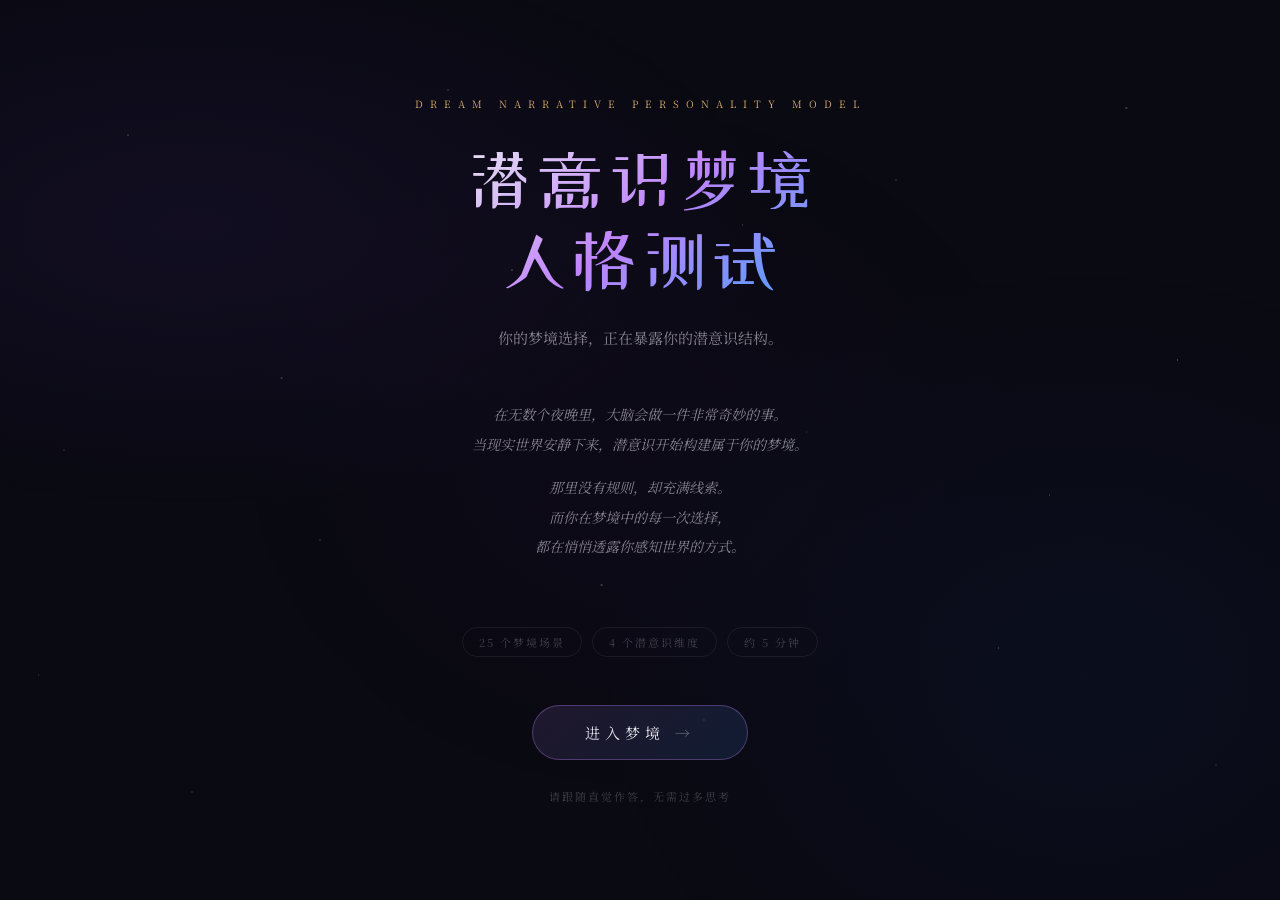
<file: dream_personality_test/index.html>
<!DOCTYPE html>
<html lang="zh-CN">

<head>
    <meta charset="UTF-8">
    <meta name="viewport" content="width=device-width, initial-scale=1.0">
    <title>潜意识梦境人格测试</title>
    <link
        href="https://fonts.googleapis.com/css2?family=Noto+Serif+SC:wght@300;400;600&family=ZCOOL+XiaoWei&display=swap"
        rel="stylesheet">
    <style>
        :root {
            --bg: #0a0a12;
            --surface: #12121e;
            --surface2: #1a1a2e;
            --border: rgba(255, 255, 255, 0.07);
            --text: #e8e4f0;
            --text-dim: rgba(232, 228, 240, 0.55);
            --text-dimmer: rgba(232, 228, 240, 0.25);
            --accent-c: #4a9eff;
            --accent-e: #ff6b8a;
            --accent-x: #4ade80;
            --accent-s: #c084fc;
            --gold: #d4a96a;
        }

        * {
            margin: 0;
            padding: 0;
            box-sizing: border-box;
        }

        body {
            background: var(--bg);
            color: var(--text);
            font-family: 'Noto Serif SC', serif;
            min-height: 100vh;
            overflow-x: hidden;
        }

        body::before {
            content: '';
            position: fixed;
            inset: 0;
            background-image:
                radial-gradient(1px 1px at 10% 15%, rgba(255, 255, 255, 0.45) 0%, transparent 100%),
                radial-gradient(1px 1px at 25% 60%, rgba(255, 255, 255, 0.3) 0%, transparent 100%),
                radial-gradient(1px 1px at 40% 30%, rgba(255, 255, 255, 0.5) 0%, transparent 100%),
                radial-gradient(1px 1px at 55% 80%, rgba(255, 255, 255, 0.25) 0%, transparent 100%),
                radial-gradient(1px 1px at 70% 20%, rgba(255, 255, 255, 0.4) 0%, transparent 100%),
                radial-gradient(1px 1px at 82% 55%, rgba(255, 255, 255, 0.35) 0%, transparent 100%),
                radial-gradient(1px 1px at 92% 40%, rgba(255, 255, 255, 0.5) 0%, transparent 100%),
                radial-gradient(1px 1px at 15% 88%, rgba(255, 255, 255, 0.3) 0%, transparent 100%),
                radial-gradient(1px 1px at 35% 10%, rgba(255, 255, 255, 0.4) 0%, transparent 100%),
                radial-gradient(1px 1px at 63% 48%, rgba(255, 255, 255, 0.2) 0%, transparent 100%),
                radial-gradient(1px 1px at 78% 72%, rgba(255, 255, 255, 0.35) 0%, transparent 100%),
                radial-gradient(1px 1px at 5% 50%, rgba(255, 255, 255, 0.25) 0%, transparent 100%),
                radial-gradient(1.5px 1.5px at 47% 65%, rgba(200, 180, 255, 0.45) 0%, transparent 100%),
                radial-gradient(1.5px 1.5px at 88% 12%, rgba(180, 220, 255, 0.4) 0%, transparent 100%),
                radial-gradient(1.5px 1.5px at 22% 42%, rgba(255, 200, 220, 0.3) 0%, transparent 100%),
                radial-gradient(1px 1px at 58% 25%, rgba(255, 255, 255, 0.3) 0%, transparent 100%),
                radial-gradient(1px 1px at 3% 75%, rgba(255, 255, 255, 0.2) 0%, transparent 100%),
                radial-gradient(1px 1px at 95% 85%, rgba(255, 255, 255, 0.25) 0%, transparent 100%);
            pointer-events: none;
            z-index: 0;
        }

        body::after {
            content: '';
            position: fixed;
            inset: 0;
            background:
                radial-gradient(ellipse 65% 45% at 15% 25%, rgba(100, 50, 200, 0.09) 0%, transparent 70%),
                radial-gradient(ellipse 55% 65% at 85% 75%, rgba(20, 70, 180, 0.07) 0%, transparent 70%),
                radial-gradient(ellipse 45% 55% at 50% 50%, rgba(70, 15, 110, 0.06) 0%, transparent 70%);
            pointer-events: none;
            z-index: 0;
        }

        .screen {
            display: none;
            position: relative;
            z-index: 1;
            min-height: 100vh;
        }

        .screen.active {
            display: flex;
        }

        /* ── INTRO ── */
        #screen-intro {
            flex-direction: column;
            align-items: center;
            justify-content: center;
            padding: 60px 24px;
            text-align: center;
        }

        .intro-eyebrow {
            font-size: 10px;
            letter-spacing: 7px;
            text-transform: uppercase;
            color: var(--gold);
            opacity: 0.75;
            margin-bottom: 28px;
            animation: fadeUp 0.8s ease both;
        }

        .intro-title {
            font-family: 'ZCOOL XiaoWei', serif;
            font-size: clamp(34px, 7.5vw, 68px);
            font-weight: 400;
            line-height: 1.2;
            background: linear-gradient(140deg, #e8e4f0 0%, #c084fc 50%, #4a9eff 100%);
            -webkit-background-clip: text;
            -webkit-text-fill-color: transparent;
            background-clip: text;
            margin-bottom: 22px;
            animation: fadeUp 0.8s 0.1s ease both;
        }

        .intro-sub {
            font-size: 15px;
            color: var(--text-dim);
            line-height: 1.9;
            max-width: 420px;
            margin: 0 auto 48px;
            animation: fadeUp 0.8s 0.2s ease both;
        }

        .intro-copy {
            max-width: 480px;
            margin: 0 auto 52px;
            animation: fadeUp 0.8s 0.3s ease both;
        }

        .intro-copy p {
            font-size: 14px;
            color: var(--text-dim);
            line-height: 2.1;
            margin-bottom: 14px;
            font-style: italic;
        }

        .intro-tags {
            display: flex;
            gap: 10px;
            justify-content: center;
            flex-wrap: wrap;
            margin-bottom: 48px;
            animation: fadeUp 0.8s 0.35s ease both;
        }

        .tag {
            padding: 6px 16px;
            border: 1px solid var(--border);
            border-radius: 20px;
            font-size: 11px;
            color: var(--text-dimmer);
            letter-spacing: 2px;
        }

        .btn-start {
            display: inline-flex;
            align-items: center;
            gap: 10px;
            padding: 16px 52px;
            background: linear-gradient(135deg, rgba(192, 132, 252, 0.12), rgba(74, 158, 255, 0.12));
            border: 1px solid rgba(192, 132, 252, 0.32);
            border-radius: 40px;
            color: var(--text);
            font-family: 'Noto Serif SC', serif;
            font-size: 15px;
            letter-spacing: 5px;
            cursor: pointer;
            transition: all 0.3s;
            position: relative;
            overflow: hidden;
            animation: fadeUp 0.8s 0.4s ease both;
        }

        .btn-start::before {
            content: '';
            position: absolute;
            inset: 0;
            background: linear-gradient(135deg, rgba(192, 132, 252, 0.18), rgba(74, 158, 255, 0.18));
            opacity: 0;
            transition: opacity 0.3s;
        }

        .btn-start:hover::before {
            opacity: 1;
        }

        .btn-start:hover {
            border-color: rgba(192, 132, 252, 0.6);
            transform: translateY(-2px);
        }

        .intro-note {
            margin-top: 28px;
            font-size: 11px;
            color: var(--text-dimmer);
            letter-spacing: 2px;
            animation: fadeUp 0.8s 0.5s ease both;
        }

        /* ── QUIZ ── */
        #screen-quiz {
            flex-direction: column;
            align-items: center;
            padding: 40px 24px 80px;
        }

        .quiz-header {
            width: 100%;
            max-width: 680px;
            display: flex;
            align-items: center;
            justify-content: space-between;
            margin-bottom: 36px;
        }

        .quiz-logo {
            font-family: 'ZCOOL XiaoWei', serif;
            font-size: 14px;
            color: var(--gold);
            opacity: 0.65;
            letter-spacing: 2px;
        }

        .quiz-counter {
            font-size: 11px;
            color: var(--text-dimmer);
            letter-spacing: 3px;
        }

        .progress-bar {
            width: 100%;
            max-width: 680px;
            height: 2px;
            background: var(--border);
            border-radius: 2px;
            margin-bottom: 52px;
            overflow: hidden;
        }

        .progress-fill {
            height: 100%;
            background: linear-gradient(90deg, #c084fc, #4a9eff);
            border-radius: 2px;
            transition: width 0.5s cubic-bezier(0.4, 0, 0.2, 1);
            width: 0%;
        }

        .question-card {
            width: 100%;
            max-width: 680px;
            animation: fadeUp 0.4s ease both;
        }

        .question-scene {
            font-size: 10px;
            letter-spacing: 5px;
            text-transform: uppercase;
            color: var(--gold);
            opacity: 0.55;
            margin-bottom: 16px;
        }

        .question-text {
            font-family: 'ZCOOL XiaoWei', serif;
            font-size: clamp(19px, 3.8vw, 28px);
            font-weight: 400;
            line-height: 1.6;
            color: var(--text);
            margin-bottom: 40px;
        }

        .options-grid {
            display: grid;
            gap: 11px;
        }

        .option-btn {
            display: flex;
            align-items: center;
            gap: 16px;
            padding: 18px 22px;
            background: var(--surface);
            border: 1px solid var(--border);
            border-radius: 12px;
            cursor: pointer;
            text-align: left;
            transition: all 0.25s;
            width: 100%;
            color: var(--text);
            font-family: 'Noto Serif SC', serif;
            font-size: 14px;
            line-height: 1.65;
            position: relative;
            overflow: hidden;
        }

        .option-btn::before {
            content: '';
            position: absolute;
            inset: 0;
            opacity: 0;
            transition: opacity 0.25s;
        }

        .option-btn[data-dim="C"]::before {
            background: linear-gradient(135deg, rgba(74, 158, 255, 0.1), transparent);
        }

        .option-btn[data-dim="E"]::before {
            background: linear-gradient(135deg, rgba(255, 107, 138, 0.1), transparent);
        }

        .option-btn[data-dim="X"]::before {
            background: linear-gradient(135deg, rgba(74, 222, 128, 0.1), transparent);
        }

        .option-btn[data-dim="S"]::before {
            background: linear-gradient(135deg, rgba(192, 132, 252, 0.1), transparent);
        }

        .option-btn:hover::before {
            opacity: 1;
        }

        .option-btn:hover {
            border-color: rgba(255, 255, 255, 0.14);
            transform: translateX(4px);
        }

        .option-btn.selected {
            border-color: rgba(192, 132, 252, 0.5);
        }

        .option-btn.selected::before {
            opacity: 1;
        }

        .option-letter {
            width: 28px;
            height: 28px;
            border-radius: 50%;
            border: 1px solid var(--border);
            display: flex;
            align-items: center;
            justify-content: center;
            font-size: 11px;
            color: var(--text-dimmer);
            flex-shrink: 0;
            transition: all 0.25s;
            font-family: 'Noto Serif SC', serif;
        }

        .option-btn[data-dim="C"] .option-letter {
            border-color: rgba(74, 158, 255, 0.25);
        }

        .option-btn[data-dim="E"] .option-letter {
            border-color: rgba(255, 107, 138, 0.25);
        }

        .option-btn[data-dim="X"] .option-letter {
            border-color: rgba(74, 222, 128, 0.25);
        }

        .option-btn[data-dim="S"] .option-letter {
            border-color: rgba(192, 132, 252, 0.25);
        }

        .option-btn:hover .option-letter,
        .option-btn.selected .option-letter {
            background: rgba(192, 132, 252, 0.12);
            color: var(--text);
        }

        /* ── RESULT ── */
        #screen-result {
            flex-direction: column;
            align-items: center;
            padding: 60px 24px 80px;
        }

        .result-eyebrow {
            font-size: 10px;
            letter-spacing: 7px;
            text-transform: uppercase;
            color: var(--gold);
            opacity: 0.7;
            margin-bottom: 36px;
            animation: fadeUp 0.6s ease both;
        }

        .orb-container {
            position: relative;
            width: 180px;
            height: 180px;
            margin: 0 auto 36px;
            animation: fadeUp 0.6s 0.1s ease both;
        }

        .orb {
            width: 180px;
            height: 180px;
            border-radius: 50%;
            animation: orbFloat 5s ease-in-out infinite;
        }

        @keyframes orbFloat {

            0%,
            100% {
                transform: translateY(0) scale(1);
            }

            50% {
                transform: translateY(-10px) scale(1.025);
            }
        }

        .color-badge {
            display: inline-flex;
            align-items: center;
            gap: 10px;
            padding: 9px 20px;
            border: 1px solid var(--border);
            border-radius: 30px;
            font-size: 12px;
            color: var(--text-dim);
            margin-bottom: 28px;
            letter-spacing: 3px;
            animation: fadeUp 0.6s 0.2s ease both;
        }

        .color-dot {
            width: 10px;
            height: 10px;
            border-radius: 50%;
        }

        .result-title {
            font-family: 'ZCOOL XiaoWei', serif;
            font-size: clamp(26px, 5.5vw, 46px);
            font-weight: 400;
            text-align: center;
            margin-bottom: 10px;
            background: linear-gradient(135deg, #e8e4f0, #c084fc);
            -webkit-background-clip: text;
            -webkit-text-fill-color: transparent;
            background-clip: text;
            animation: fadeUp 0.6s 0.25s ease both;
        }

        .result-subtitle {
            font-size: 12px;
            color: var(--text-dimmer);
            letter-spacing: 3px;
            text-align: center;
            margin-bottom: 52px;
            animation: fadeUp 0.6s 0.3s ease both;
        }

        .result-body {
            width: 100%;
            max-width: 680px;
        }

        .radar-section {
            display: flex;
            flex-direction: column;
            align-items: center;
            margin-bottom: 48px;
            animation: fadeUp 0.6s 0.35s ease both;
        }

        .section-label {
            font-size: 9px;
            letter-spacing: 5px;
            text-transform: uppercase;
            color: var(--gold);
            opacity: 0.55;
            margin-bottom: 24px;
        }

        canvas#radar {
            max-width: 300px;
            width: 100%;
        }

        .dims-section {
            margin-bottom: 48px;
            animation: fadeUp 0.6s 0.4s ease both;
        }

        .dim-row {
            display: flex;
            align-items: center;
            gap: 16px;
            margin-bottom: 15px;
        }

        .dim-label {
            width: 80px;
            font-size: 11px;
            color: var(--text-dim);
            letter-spacing: 1px;
            flex-shrink: 0;
        }

        .dim-bar-track {
            flex: 1;
            height: 5px;
            background: var(--surface2);
            border-radius: 3px;
            overflow: hidden;
        }

        .dim-bar-fill {
            height: 100%;
            border-radius: 3px;
            width: 0;
            transition: width 1.3s cubic-bezier(0.4, 0, 0.2, 1);
        }

        .dim-score {
            width: 36px;
            text-align: right;
            font-size: 12px;
            color: var(--text-dim);
        }

        .report-section {
            background: var(--surface);
            border: 1px solid var(--border);
            border-radius: 16px;
            padding: 32px;
            margin-bottom: 36px;
            animation: fadeUp 0.6s 0.45s ease both;
        }

        .report-opening {
            font-size: 14px;
            color: var(--text-dim);
            line-height: 2.1;
            font-style: italic;
            margin-bottom: 0;
        }

        .report-paragraph {
            font-size: 14px;
            color: var(--text-dim);
            line-height: 2.1;
            margin-bottom: 0;
        }

        .report-italic {
            font-style: italic;
            opacity: 0.75;
        }

        .divider {
            display: flex;
            align-items: center;
            gap: 16px;
            margin: 24px 0;
            opacity: 0.2;
        }

        .divider::before,
        .divider::after {
            content: '';
            flex: 1;
            height: 1px;
            background: var(--text);
        }

        .divider span {
            font-size: 9px;
            letter-spacing: 3px;
        }

        .btn-retry {
            display: inline-flex;
            align-items: center;
            gap: 8px;
            padding: 14px 36px;
            border: 1px solid var(--border);
            border-radius: 40px;
            background: transparent;
            color: var(--text-dim);
            font-family: 'Noto Serif SC', serif;
            font-size: 12px;
            letter-spacing: 4px;
            cursor: pointer;
            transition: all 0.25s;
            animation: fadeUp 0.6s 0.5s ease both;
        }

        .btn-retry:hover {
            border-color: rgba(255, 255, 255, 0.2);
            color: var(--text);
            transform: translateY(-1px);
        }

        @keyframes fadeUp {
            from {
                opacity: 0;
                transform: translateY(18px);
            }

            to {
                opacity: 1;
                transform: translateY(0);
            }
        }

        @media (max-width:480px) {
            .report-section {
                padding: 22px 16px;
            }

            .option-btn {
                padding: 14px 14px;
                font-size: 13px;
                gap: 12px;
            }

            .option-letter {
                width: 24px;
                height: 24px;
                font-size: 10px;
            }
        }
    </style>
</head>

<body>

    <!-- INTRO -->
    <section id="screen-intro" class="screen active">
        <div class="intro-eyebrow">Dream Narrative Personality Model</div>
        <h1 class="intro-title">潜意识梦境<br>人格测试</h1>
        <p class="intro-sub">你的梦境选择，正在暴露你的潜意识结构。</p>

        <div class="intro-copy">
            <p>在无数个夜晚里，大脑会做一件非常奇妙的事。<br>当现实世界安静下来，潜意识开始构建属于你的梦境。</p>
            <p>那里没有规则，却充满线索。<br>而你在梦境中的每一次选择，<br>都在悄悄透露你感知世界的方式。</p>
        </div>

        <div class="intro-tags">
            <span class="tag">25 个梦境场景</span>
            <span class="tag">4 个潜意识维度</span>
            <span class="tag">约 5 分钟</span>
        </div>

        <button class="btn-start" onclick="startQuiz()">
            <span>进入梦境</span>
            <span style="opacity:0.4">→</span>
        </button>
        <p class="intro-note">请跟随直觉作答，无需过多思考</p>
    </section>

    <!-- QUIZ -->
    <section id="screen-quiz" class="screen">
        <div class="quiz-header">
            <div class="quiz-logo">梦境测试</div>
            <div class="quiz-counter" id="counter">1 / 25</div>
        </div>
        <div class="progress-bar">
            <div class="progress-fill" id="progress-fill"></div>
        </div>
        <div class="question-card" id="question-card">
            <div class="question-scene">梦境场景</div>
            <div class="question-text" id="question-text"></div>
            <div class="options-grid" id="options-grid"></div>
        </div>
    </section>

    <!-- RESULT -->
    <section id="screen-result" class="screen">
        <div class="result-eyebrow">你的梦境人格</div>

        <div class="orb-container">
            <div class="orb" id="result-orb"></div>
        </div>

        <div class="color-badge">
            <div class="color-dot" id="color-dot"></div>
            <span id="color-name"></span>
        </div>

        <h2 class="result-title" id="result-title"></h2>
        <p class="result-subtitle" id="result-subtitle"></p>

        <div class="result-body">
            <div class="radar-section">
                <div class="section-label">四维度分析</div>
                <canvas id="radar" width="300" height="300"></canvas>
            </div>

            <div class="dims-section" id="dims-section"></div>
            <div class="report-section" id="report-section"></div>

            <div style="text-align:center;">
                <button class="btn-retry" onclick="resetQuiz()">↺ &nbsp;重新测试</button>
            </div>
        </div>
    </section>

    <script>
        // ─────────────────────────────────────────
        //  QUESTIONS  (enriched scene descriptions)
        // ─────────────────────────────────────────
        const questions = [
            {
                scene: "第一幕 · 森林入口",
                q: "夜里你走进一片陌生的森林。树木高耸，枝叶相互交叠，远处隐约传来流水声。你站在林缘，四周安静得只剩呼吸声。",
                opts: [
                    { t: "沿着脚下唯一一条可见的小径走下去", d: "C" },
                    { t: "先站着感受一下，感知这里的气息", d: "E" },
                    { t: "不管路不路，直接往深处走进去", d: "X" },
                    { t: "注意到树干上有奇怪的纹路，停下来观察", d: "S" }]
            },

            {
                scene: "第二幕 · 变色天空",
                q: "你抬起头，发现天空正在缓缓变成深紫色，没有任何预兆。云层像被染过一样，光线也变得奇异起来。",
                opts: [
                    { t: "试图推断是什么原因造成的", d: "C" },
                    { t: "胸口涌起一种说不清楚的情绪", d: "E" },
                    { t: "想知道天空的另一边究竟是什么", d: "X" },
                    { t: "直觉上觉得这颜色在提示某件事", d: "S" }]
            },

            {
                scene: "第三幕 · 锁着的门",
                q: "走廊尽头有一扇门，门缝透出微弱的光。你上前，发现门把手是锁住的，门上刻着一个你认不出的符号。",
                opts: [
                    { t: "检查门锁，想办法把它打开", d: "C" },
                    { t: "把耳朵贴上去，感受门后的动静", d: "E" },
                    { t: "找遍周围看有没有钥匙或别的入口", d: "X" },
                    { t: "盯着那个符号，感觉它在表达什么", d: "S" }]
            },

            {
                scene: "第四幕 · 陌生城市",
                q: "你站在一个完全陌生的城市街道上。建筑风格混乱，有些街道在半空交叉，行人都低着头走路，没有人对视。",
                opts: [
                    { t: "寻找路牌或地图，确认方位", d: "C" },
                    { t: "感受这座城市奇异的氛围", d: "E" },
                    { t: "随意选一个方向走，看看能到哪里", d: "X" },
                    { t: "注意到建筑物之间的排列有某种规律", d: "S" }]
            },

            {
                scene: "第五幕 · 陌生人",
                q: "雾中走来一个人，穿着你似乎在某处见过的衣服。他停在你面前，没有开口，只是看着你。",
                opts: [
                    { t: "直接问他这是哪里、他是谁", d: "C" },
                    { t: "观察他眼神里的情绪", d: "E" },
                    { t: "问他前面的路通向哪里", d: "X" },
                    { t: "感觉他不像普通人，像某种象征", d: "S" }]
            },

            {
                scene: "第六幕 · 夜晚海边",
                q: "你一个人坐在海边。浪声很轻，星星的倒影在水面摇晃，远处有一艘灯火模糊的船缓缓移动。",
                opts: [
                    { t: "观察潮汐的节奏和规律", d: "C" },
                    { t: "让浪声和空气把情绪带走", d: "E" },
                    { t: "想游向那艘船，看看上面有什么", d: "X" },
                    { t: "觉得这片海正在讲一个关于时间的故事", d: "S" }]
            },

            {
                scene: "第七幕 · 白鹿",
                q: "树林深处，一只纯白的鹿静静地站在那里。它没有逃跑，只是平静地看着你，鼻息在空气中化成白雾。",
                opts: [
                    { t: "慢慢靠近，尝试触碰它", d: "C" },
                    { t: "感受到一种莫名的神圣感", d: "E" },
                    { t: "跟上它，看它要去哪里", d: "X" },
                    { t: "觉得它出现在这里不是偶然", d: "S" }]
            },

            {
                scene: "第八幕 · 时间停止",
                q: "空气突然凝固。树叶停在半空，飞鸟悬在天上，一滴水珠静止在落地前。只有你还能动。",
                opts: [
                    { t: "推断是什么导致了时间停止", d: "C" },
                    { t: "感到一种奇异的孤独感", d: "E" },
                    { t: "趁现在去探索平时无法进入的地方", d: "X" },
                    { t: "觉得时间停止这件事本身在暗示你什么", d: "S" }]
            },

            {
                scene: "第九幕 · 变形的房间",
                q: "你站在一个房间里，但它的形状一直在变——墙壁往外扩张，天花板升高，地板倾斜，窗的位置不断移动。",
                opts: [
                    { t: "试图记录变化的规律", d: "C" },
                    { t: "感到某种难以名状的不安", d: "E" },
                    { t: "继续往里走，想看到它变成什么", d: "X" },
                    { t: "觉得这个房间是你某部分心理的投射", d: "S" }]
            },

            {
                scene: "第十幕 · 镜子",
                q: "走廊里有一面落地镜，镜子里的你比真实的你慢了半秒。你靠近时，镜中的你却先一步回头看你。",
                opts: [
                    { t: "仔细观察两者动作的差异", d: "C" },
                    { t: "感到一阵寒意和奇异的情绪", d: "E" },
                    { t: "试着把手伸进镜子里", d: "X" },
                    { t: "觉得镜子里的人是另一个层面的自己", d: "S" }]
            },

            {
                scene: "第十一幕 · 飞翔",
                q: "你发现自己正在空中飞行，地面在几百米以下，城市的灯光像撒落的星星。你完全没有恐惧，只有轻盈。",
                opts: [
                    { t: "选定方向，有目的地飞行", d: "C" },
                    { t: "闭上眼睛，感受风", d: "E" },
                    { t: "飞向地平线另一侧的未知区域", d: "X" },
                    { t: "想到飞翔在很多文化里意味着自由或灵魂", d: "S" }]
            },

            {
                scene: "第十二幕 · 河流",
                q: "你站在一条宽阔的河边。河水清澈，能看见底部，但对岸模糊，像被雾遮住。渡口没有船，只有一根绳。",
                opts: [
                    { t: "沿岸走，寻找桥或渡口", d: "C" },
                    { t: "坐下来，听河水流动的声音", d: "E" },
                    { t: "抓住绳子，直接渡河", d: "X" },
                    { t: "觉得这条河像是隔开两个时期的界限", d: "S" }]
            },

            {
                scene: "第十三幕 · 塔",
                q: "平原中央有一座极高的塔，没有门，只有外壁上的铁制凸起可以攀爬。塔顶有光，周围什么都没有。",
                opts: [
                    { t: "寻找更安全的登顶路线", d: "C" },
                    { t: "感受塔的孤独感，站在远处看它", d: "E" },
                    { t: "开始爬，想看看顶部有什么", d: "X" },
                    { t: "觉得这座塔是某种独立与超脱的象征", d: "S" }]
            },

            {
                scene: "第十四幕 · 迷宫",
                q: "你在一个迷宫里，墙壁是光滑的黑色石头，高得看不见顶。走过几个路口，发现每条路都像走过。",
                opts: [
                    { t: "用手贴着右壁系统性地寻找出口", d: "C" },
                    { t: "感受迷宫压迫感带来的情绪", d: "E" },
                    { t: "不管出口，想把每条路都走一遍", d: "X" },
                    { t: "觉得这个迷宫在反映某种内心困境", d: "S" }]
            },

            {
                scene: "第十五幕 · 书",
                q: "一张书桌上放着一本厚书，封面空白，没有标题。翻开第一页，上面用你熟悉的字迹写着一句话，但你看不清内容。",
                opts: [
                    { t: "凑近，努力辨认字迹写的是什么", d: "C" },
                    { t: "触摸纸张，感受这本书的气息", d: "E" },
                    { t: "直接翻到最后一页", d: "X" },
                    { t: "觉得这本书记录的是某段你遗忘的记忆", d: "S" }]
            },

            {
                scene: "第十六幕 · 黑暗",
                q: "所有灯同时熄灭，黑暗瞬间覆盖一切。你的手放在面前也看不见。耳朵里只有自己的心跳声。",
                opts: [
                    { t: "沉着地摸索墙壁，寻找开关或出口", d: "C" },
                    { t: "让黑暗停留片刻，感受这种彻底安静", d: "E" },
                    { t: "往黑暗最深处走，看看有什么", d: "X" },
                    { t: "感觉这种黑暗和潜意识的底层很像", d: "S" }]
            },

            {
                scene: "第十七幕 · 屋顶",
                q: "你站在一栋高楼的顶层。风很大，城市铺开在脚下，远处的山和云层几乎在同一高度。没有护栏。",
                opts: [
                    { t: "退回来，找安全的地方站好", d: "C" },
                    { t: "闭眼让风吹，什么都不想", d: "E" },
                    { t: "走到边缘，想看看能不能跳到隔壁楼", d: "X" },
                    { t: "想到站在高处是某种俯瞰与超越的感觉", d: "S" }]
            },

            {
                scene: "第十八幕 · 巨城",
                q: "一座无边无际的城市突然出现在你眼前，它大得像一片大陆。建筑从眼前延伸到地平线，还在继续。",
                opts: [
                    { t: "分析城市的分区和路网结构", d: "C" },
                    { t: "被它的规模震撼，感受这种渺小感", d: "E" },
                    { t: "挑一个最陌生的区域走进去", d: "X" },
                    { t: "觉得这座城市是人类集体意识的外化", d: "S" }]
            },

            {
                scene: "第十九幕 · 小路",
                q: "雨后，你发现一条原本不存在的小路，出现在两棵树之间。路面还是湿的，两侧长满了开花的植物。",
                opts: [
                    { t: "先确认路的方向，判断安全性", d: "C" },
                    { t: "站在入口感受它带来的奇妙感觉", d: "E" },
                    { t: "不多想，直接走进去", d: "X" },
                    { t: "觉得它的突然出现有某种含义", d: "S" }]
            },

            {
                scene: "第二十幕 · 宇宙之窗",
                q: "房间里有一扇窗，窗外不是街道，而是星系。你能看见星云和行星缓缓移动，宇宙的尺度让时间感消失了。",
                opts: [
                    { t: "研究窗框的材质和工作原理", d: "C" },
                    { t: "被宇宙的壮阔震撼得无法言语", d: "E" },
                    { t: "尝试把手伸出去，或者翻越出去", d: "X" },
                    { t: "感到宇宙在提示人类渺小与意义的问题", d: "S" }]
            },

            {
                scene: "第二十一幕 · 未来的自己",
                q: "对面站着另一个你，但更老一些。他/她沉默地看着你，眼神复杂，像想说什么，又像已经说完了。",
                opts: [
                    { t: "直接问对方：未来我过得怎么样", d: "C" },
                    { t: "专注观察对方的神情，试图读懂情绪", d: "E" },
                    { t: "问他/她走过了哪些路、去过哪些地方", d: "X" },
                    { t: "觉得这次相遇本身是某种心理提示", d: "S" }]
            },

            {
                scene: "第二十二幕 · 漂浮的城市",
                q: "你脚下的城市整体开始缓缓升空，建筑物没有崩塌，只是连同土地一起漂起来，云层从旁边穿过。",
                opts: [
                    { t: "立刻找最稳固的建筑躲进去", d: "C" },
                    { t: "感受这种不真实的梦幻感", d: "E" },
                    { t: "跑到边缘，想跳到别处", d: "X" },
                    { t: "觉得城市漂浮代表某种脱离与解放", d: "S" }]
            },

            {
                scene: "第二十三幕 · 时间倒流",
                q: "你身边的一切开始倒退——落叶飞回树上，破碎的杯子重新合拢，一段对话被倒带。只有你的意识没有倒流。",
                opts: [
                    { t: "尝试干预倒流，看能否改变什么", d: "C" },
                    { t: "看着熟悉的场景逆行，情绪涌上来", d: "E" },
                    { t: "想回到更久之前，看看某段记忆", d: "X" },
                    { t: "觉得时间倒流在表达某种关于遗憾的隐喻", d: "S" }]
            },

            {
                scene: "第二十四幕 · 迷雾世界",
                q: "清晨，你发现世界被浓雾覆盖，能见度不到三米。声音也变得柔软，一切轮廓都消失在白色里。",
                opts: [
                    { t: "用方位感和逻辑判断前进方向", d: "C" },
                    { t: "站着不动，感受雾里的静谧", d: "E" },
                    { t: "直接走进最浓的雾中", d: "X" },
                    { t: "感觉迷雾是潜意识的物质化形态", d: "S" }]
            },

            {
                scene: "第二十五幕 · 最后一扇门",
                q: "梦快要结束的时候，你看到一扇门。门的另一边有光，有隐约的声音，还有一种你熟悉却叫不出名字的气味。",
                opts: [
                    { t: "深呼一口气，推开门走进去", d: "C" },
                    { t: "站在门口，感受那种熟悉感从哪里来", d: "E" },
                    { t: "好奇心驱使你走过去，打开门", d: "X" },
                    { t: "觉得这扇门通向的是某段尚未解开的事", d: "S" }]
            }
        ];

        // ─────────────────────────────────────────
        //  CONSTANTS
        // ─────────────────────────────────────────
        const dimColors = { C: '#4a9eff', E: '#ff6b8a', X: '#4ade80', S: '#c084fc' };
        const dimLabels = { C: '梦境掌控度', E: '情绪感知度', X: '探索驱动力', S: '象征敏感度' };
        const letters = ['A', 'B', 'C', 'D'];

        const titlePool = [
            { dims: ['X', 'S'], name: '梦境探索者' }, { dims: ['C', 'S'], name: '潜意识建筑师' },
            { dims: ['E', 'S'], name: '情绪预言者' }, { dims: ['X', 'E'], name: '感知旅行者' },
            { dims: ['C', 'X'], name: '秩序开拓者' }, { dims: ['C', 'E'], name: '理性感知者' },
            { dims: ['S', 'X'], name: '象征追寻者' }, { dims: ['E', 'C'], name: '情绪掌舵者' },
            { dims: ['S', 'C'], name: '符号解析者' }, { dims: ['E', 'X'], name: '星夜旅人' },
        ];
        const fallbackTitles = ['梦境漫游者', '潜意识航海家', '迷雾观察者', '意识探险家', '夜航者'];

        // ─────────────────────────────────────────
        //  DREAM COLOR SYSTEM
        //  Box-Muller normal distribution, mapped to RGBA
        // ─────────────────────────────────────────
        function gaussianRand(mean, std) {
            let u = 0, v = 0;
            while (u === 0) u = Math.random();
            while (v === 0) v = Math.random();
            return mean + std * Math.sqrt(-2 * Math.log(u)) * Math.cos(2 * Math.PI * v);
        }

        // Each dim has a "base hue zone" in HSL space
        // C→220°(blue), E→350°(rose), X→140°(green), S→275°(violet)
        const dimHue = { C: 220, E: 350, X: 140, S: 275 };
        const dimSat = { C: 85, E: 80, X: 75, S: 80 };
        const dimLight = { C: 55, E: 58, X: 50, S: 55 };

        function scoresToDreamColor(fs) {
            // Weighted hue mixing with gaussian noise
            const total = fs.C + fs.E + fs.X + fs.S || 1;
            const wC = fs.C / total, wE = fs.E / total, wX = fs.X / total, wS = fs.S / total;

            // Circular hue average
            let sinSum = wC * Math.sin(dimHue.C * Math.PI / 180)
                + wE * Math.sin(dimHue.E * Math.PI / 180)
                + wX * Math.sin(dimHue.X * Math.PI / 180)
                + wS * Math.sin(dimHue.S * Math.PI / 180);
            let cosSum = wC * Math.cos(dimHue.C * Math.PI / 180)
                + wE * Math.cos(dimHue.E * Math.PI / 180)
                + wX * Math.cos(dimHue.X * Math.PI / 180)
                + wS * Math.cos(dimHue.S * Math.PI / 180);
            let hue = (Math.atan2(sinSum, cosSum) * 180 / Math.PI + 360) % 360;

            // Weighted saturation & lightness
            const sat = wC * dimSat.C + wE * dimSat.E + wX * dimSat.X + wS * dimSat.S;
            const light = wC * dimLight.C + wE * dimLight.E + wX * dimLight.X + wS * dimLight.S;

            // Add gaussian noise (std=8 for hue, std=4 for sat/light)
            hue = (hue + gaussianRand(0, 8) + 360) % 360;
            const finalSat = Math.min(100, Math.max(40, sat + gaussianRand(0, 4)));
            const finalLight = Math.min(75, Math.max(35, light + gaussianRand(0, 4)));

            // Alpha: driven by max dim dominance (more dominant = more opaque)
            const maxW = Math.max(wC, wE, wX, wS);
            const alpha = Math.min(0.95, Math.max(0.65, 0.55 + maxW * 0.85 + gaussianRand(0, 0.03)));

            return { hue, sat: finalSat, light: finalLight, alpha };
        }

        function hslToRgb(h, s, l) {
            s /= 100; l /= 100;
            const k = n => (n + h / 30) % 12;
            const a = s * Math.min(l, 1 - l);
            const f = n => l - a * Math.max(-1, Math.min(k(n) - 3, Math.min(9 - k(n), 1)));
            return [Math.round(f(0) * 255), Math.round(f(8) * 255), Math.round(f(4) * 255)];
        }

        // Color name generator based on hue + dominant dim
        function buildColorName(hue, top1) {
            const hueNames = [
                [0, 30, ['深绯', '暗红', '血玫']],
                [30, 60, ['琥珀', '暮橙', '焦糖']],
                [60, 100, ['苔藓', '深橄', '暗金']],
                [100, 165, ['深翠', '远山绿', '暗松']],
                [165, 210, ['深青', '暗水', '冷碧']],
                [210, 250, ['深蓝', '星空蓝', '冷夜蓝']],
                [250, 290, ['深紫', '幻境紫', '星焰紫']],
                [290, 330, ['紫红', '迷雾玫', '暗兰']],
                [330, 360, ['深玫', '暗绯', '星夜红']],
            ];
            let nameGroup = hueNames[0][2];
            for (const [lo, hi, names] of hueNames) {
                if (hue >= lo && hue < hi) { nameGroup = names; break; }
            }
            const suffix = ['梦境', '潜意识', '夜色', '星际', '深渊'][Math.floor(Math.random() * 5)];
            return `${nameGroup[Math.floor(Math.random() * nameGroup.length)]} · ${suffix}`;
        }

        // ─────────────────────────────────────────
        //  PERSONALIZED CLOSING
        // ─────────────────────────────────────────
        const closingTemplates = {
            // top1, top2 → closing
            'C_X': "你的梦境里有一种少见的东西：方向感与行动力并存。你不只是想象，你还会动身去验证。这种特质在现实里往往表现为：你不会让一个想法永远停留在想法阶段。",
            'C_E': "你的梦境显示出你对秩序与情感都有敏锐的感知。你不是那种会忽视内心感受的人，但你也不会让情绪扰乱判断。这两种力量在你内部保持着一种微妙的平衡。",
            'C_S': "你的梦境结构清晰，但骨子里藏着隐喻与象征的思维方式。你可能表面上看起来理性，但私下里会对某些符号、某段故事、某个细节反复琢磨，久久不忘。",
            'E_X': "你的梦境里充满了流动感：情绪驱动你前行，好奇心给你方向。你不太会在一个地方停太久，因为你知道感受本身需要新的场景来呼吸。",
            'E_S': "你的梦境是敏感的。你对气氛、情绪和隐藏的意义几乎有一种本能的感知。这让你在日常中常常能捕捉到别人忽略的细节，也偶尔会让你比别人更容易被某些事触动。",
            'E_C': "你的梦境显示你是一个既能感受、也能思考的人。你不会把情绪当作干扰，而是把它当作信息。你做决定时，直觉和逻辑往往会在你内部完成一次悄悄的协商。",
            'X_S': "你的梦境里有一种向往未知的冲动，但这种冲动不是盲目的——你是在寻找某些东西背后的意义。你探索，是因为你相信那里藏着值得被发现的东西。",
            'X_E': "你的梦境里有一种活跃的生命力：你愿意走进未知，也愿意感受它带来的情绪起伏。你不害怕不确定，因为你知道那恰恰是有趣的事情开始的地方。",
            'X_C': "你的梦境显示你是一个行动力很强的人。你不需要万事俱备才出发，但你也不是完全无序的——你会在行动中调整方向。这是一种很高效的存在方式。",
            'S_X': "你的梦境里充满了象征与探索的交织。你不只是想理解眼前的事，你还想理解它代表什么。这让你的内心世界非常丰富，有时候丰富到旁人很难完全读懂你。",
            'S_E': "你的梦境极其敏感——对感受和象征都是如此。你的内心可能是很多人里最安静但也最深邃的那种。那些别人一眼掠过的东西，你会在心里放很久。",
            'S_C': "你的梦境显示你是个喜欢找意义的人，但不是那种漫无目的的寻找——你有自己的方法论。你可能不常把这些想法说出口，但你一直在内部完成一次又一次的深度整理。",
        };

        function buildPersonalizedClosing(top1, top2, fs) {
            const key1 = `${top1}_${top2}`;
            const key2 = `${top2}_${top1}`;
            const base = closingTemplates[key1] || closingTemplates[key2] ||
                "梦境并不是预言，但它偶尔会像一面镜子，让我们看见一些平时不太注意到的自己。也许正因为这样，每个人的梦境，才会如此不同。";

            // Add a score-driven coda
            const maxScore = fs[top1];
            let coda = "";
            if (maxScore >= 72) {
                coda = `\n\n值得注意的是，你的「${dimLabels[top1]}」得分显著偏高。这意味着在大多数情境下，这一特质会成为你最本能的反应方式——几乎不需要思考，它已经在了。`;
            } else if (maxScore >= 52) {
                coda = `\n\n你的「${dimLabels[top1]}」与「${dimLabels[top2]}」得分较为接近，说明这两种特质在你身上并非主次分明，而是在不同情境下交替主导。这种灵活性本身就是一种能力。`;
            } else {
                coda = `\n\n你的四个维度分布相对均衡，没有特别极端的倾向。这意味着你的潜意识结构比较多元，不容易被单一模式定义——这是一种比较罕见的状态。`;
            }
            return base + coda;
        }

        // ─────────────────────────────────────────
        //  STATIC TEXT POOLS
        // ─────────────────────────────────────────
        const openings = [
            "在无数个夜晚里，大脑会做一件非常奇妙的事。\n\n当现实世界安静下来，潜意识开始构建属于你的梦境。那里没有规则，却充满线索。",
            "有些人做梦像是在旅行，有些人做梦像是在观察一场戏，还有些人，则像是在阅读一段隐藏的故事。\n\n梦境从来不是随机的，它只是换了一种语言，讲述你的内心。",
            "如果把人的意识比作一座城市，那么梦境就是城市最深处的灯光。\n\n那里不会说话，但它会用场景、颜色和情绪告诉你——你是谁。"
        ];
        const coreDescs = [
            "你的梦境像一条缓慢流动的河。\n\n很多人会匆匆经过世界，而你更像是停下来观察水面的人。你会注意那些别人不太在意的细节：一段气氛、一种变化、一点微妙的感觉。有时你甚至会突然意识到——原来世界还有另一种解释方式。",
            "你的梦境并不急着给出答案。\n\n它更像是一条不断延伸的道路。有些地方清晰，有些地方隐藏在雾里。而你似乎并不害怕这种未知，因为你知道很多有趣的事情，往往就藏在那些没有完全看清的地方。",
            "在梦境里，你更像一个观察世界的人。\n\n当别人只是走过一条路时，你会感受到：空气的变化，情绪的波动，场景背后的意味。很多时候，你并不是刻意在思考这些东西，它们只是自然地出现在你的感知里。"
        ];
        const atmospheres = [
            "你的梦境气质带着一点安静的神秘感。不是那种喧闹的奇幻，而是一种慢慢展开的画面。有时候是一片森林，有时候是一条没有尽头的小路，有时候只是某种无法解释的情绪。这些片段组合在一起，就像是一种属于你的语言。",
            "你的梦境更像一场夜晚的旅行。不是为了到达某个地方，而是为了看见一些平时不会注意到的东西。这种感觉会让你在现实中也偶尔产生一种奇妙的体验：好像某些瞬间，世界比表面看起来更深一点。",
            "你的梦境有一种柔软的深度。它不会突然爆发，而是慢慢地展开。像一层层雾气，或者像湖面上逐渐扩散的波纹。有些画面也许会很快消失，但那种感觉会留很久。"
        ];

        // ─────────────────────────────────────────
        //  STATE & CORE LOGIC
        // ─────────────────────────────────────────
        let current = 0, scores = { C: 0, E: 0, X: 0, S: 0 };
        const rnd = arr => arr[Math.floor(Math.random() * arr.length)];
        const clamp = (v, a, b) => Math.max(a, Math.min(b, v));

        function startQuiz() {
            current = 0; scores = { C: 0, E: 0, X: 0, S: 0 };
            show('screen-quiz'); renderQ();
        }
        function resetQuiz() { show('screen-intro'); }
        function show(id) {
            document.querySelectorAll('.screen').forEach(s => s.classList.remove('active'));
            document.getElementById(id).classList.add('active');
            window.scrollTo(0, 0);
        }

        function renderQ() {
            const q = questions[current];
            document.getElementById('counter').textContent = `${current + 1} / ${questions.length}`;
            document.getElementById('progress-fill').style.width = `${(current / questions.length) * 100}%`;
            const card = document.getElementById('question-card');
            card.style.animation = 'none'; card.offsetHeight; card.style.animation = 'fadeUp 0.35s ease both';
            document.querySelector('.question-scene').textContent = q.scene || '梦境场景';
            document.getElementById('question-text').textContent = q.q;
            const grid = document.getElementById('options-grid');
            grid.innerHTML = '';
            const shuffled = [...q.opts].sort(() => Math.random() - 0.5);
            shuffled.forEach((o, i) => {
                const btn = document.createElement('button');
                btn.className = 'option-btn'; btn.dataset.dim = o.d;
                btn.innerHTML = `<span class="option-letter">${letters[i]}</span><span>${o.t}</span>`;
                btn.onclick = () => pick(o.d, btn);
                grid.appendChild(btn);
            });
        }

        function pick(dim, btn) {
            document.querySelectorAll('.option-btn').forEach(b => b.classList.remove('selected'));
            btn.classList.add('selected');
            scores[dim] += 4;
            setTimeout(() => { current++; current < questions.length ? renderQ() : showResult(); }, 380);
        }

        function showResult() {
            // Apply gaussian perturbation (std=3)
            const fs = {};
            for (const d of ['C', 'E', 'X', 'S'])
                fs[d] = clamp(scores[d] + Math.round(gaussianRand(0, 3)), 0, 100);

            const sorted = Object.entries(fs).sort((a, b) => b[1] - a[1]);
            const top1 = sorted[0][0], top2 = sorted[1][0];

            // Title
            let title = null;
            for (const t of titlePool) {
                if ((t.dims[0] === top1 && t.dims[1] === top2) || (t.dims[0] === top2 && t.dims[1] === top1)) { title = t.name; break; }
            }
            if (!title) title = rnd(fallbackTitles);

            // Dream color (new system)
            const dc = scoresToDreamColor(fs);
            const [rr, gg, bb] = hslToRgb(dc.hue, dc.sat, dc.light);
            const orbColor = `rgba(${rr},${gg},${bb},${dc.alpha.toFixed(2)})`;
            const orbColorDim = `rgba(${rr},${gg},${bb},${(dc.alpha * 0.4).toFixed(2)})`;
            const glow = `rgba(${rr},${gg},${bb},0.45)`;
            const colorLabel = buildColorName(dc.hue, top1);

            // Set UI
            document.getElementById('result-title').textContent = `「${title}」`;
            document.getElementById('result-subtitle').textContent = `${dimLabels[top1]} · ${dimLabels[top2]}`;

            const orb = document.getElementById('result-orb');
            orb.style.background = `radial-gradient(circle at 33% 33%, rgba(255,255,255,0.26) 0%, transparent 52%), radial-gradient(circle at 68% 72%, ${orbColor}, ${orbColorDim} 100%)`;
            orb.style.boxShadow = `0 0 80px 28px ${glow}, inset 0 0 40px rgba(255,255,255,0.04)`;

            const dot = document.getElementById('color-dot');
            dot.style.background = orbColor; dot.style.boxShadow = `0 0 10px ${orbColor}`;
            document.getElementById('color-name').textContent = colorLabel;

            // Dim bars
            const dimsDiv = document.getElementById('dims-section');
            dimsDiv.innerHTML = `<div class="section-label" style="text-align:center;margin-bottom:20px;">维度分析</div>`;
            for (const [d, sc] of sorted) {
                const row = document.createElement('div'); row.className = 'dim-row';
                row.innerHTML = `<div class="dim-label">${dimLabels[d]}</div><div class="dim-bar-track"><div class="dim-bar-fill" style="background:${dimColors[d]}" data-s="${sc}"></div></div><div class="dim-score">${sc}</div>`;
                dimsDiv.appendChild(row);
            }

            // Report (personalized)
            const rep = document.getElementById('report-section');
            const o = rnd(openings).replace(/\n\n/g, '<br><br>').replace(/\n/g, '<br>');
            const c = rnd(coreDescs).replace(/\n\n/g, '<br><br>').replace(/\n/g, '<br>');
            const a = rnd(atmospheres);
            const cl = buildPersonalizedClosing(top1, top2, fs).replace(/\n\n/g, '<br><br>').replace(/\n/g, '<br>');
            rep.innerHTML = `
    <div class="report-opening">${o}</div>
    <div class="divider"><span>✦</span></div>
    <div class="report-paragraph">${c}</div>
    <div class="divider"><span>✦</span></div>
    <div class="report-paragraph">${a}</div>
    <div class="divider"><span>✦</span></div>
    <div class="report-paragraph report-italic">${cl}</div>`;

            show('screen-result');
            setTimeout(() => {
                document.querySelectorAll('.dim-bar-fill').forEach(el => el.style.width = el.dataset.s + '%');
                drawRadar(fs);
            }, 320);
        }

        // ─────────────────────────────────────────
        //  RADAR
        // ─────────────────────────────────────────
        function drawRadar(sc) {
            const canvas = document.getElementById('radar');
            const ctx = canvas.getContext('2d');
            const W = canvas.width, H = canvas.height, cx = W / 2, cy = H / 2, R = Math.min(W, H) * 0.36;
            const dims = ['C', 'E', 'X', 'S'], labels = ['掌控', '情绪', '探索', '象征'], n = dims.length;
            ctx.clearRect(0, 0, W, H);
            for (let r = 0.25; r <= 1; r += 0.25) {
                ctx.beginPath();
                for (let i = 0; i < n; i++) {
                    const a = (i / n) * 2 * Math.PI - Math.PI / 2;
                    const x = cx + Math.cos(a) * R * r, y = cy + Math.sin(a) * R * r;
                    i === 0 ? ctx.moveTo(x, y) : ctx.lineTo(x, y);
                }
                ctx.closePath();
                ctx.strokeStyle = 'rgba(255,255,255,0.07)'; ctx.lineWidth = 1; ctx.stroke();
            }
            for (let i = 0; i < n; i++) {
                const a = (i / n) * 2 * Math.PI - Math.PI / 2;
                ctx.beginPath(); ctx.moveTo(cx, cy);
                ctx.lineTo(cx + Math.cos(a) * R, cy + Math.sin(a) * R);
                ctx.strokeStyle = 'rgba(255,255,255,0.08)'; ctx.lineWidth = 1; ctx.stroke();
            }
            ctx.beginPath();
            for (let i = 0; i < n; i++) {
                const a = (i / n) * 2 * Math.PI - Math.PI / 2;
                const v = sc[dims[i]] / 100;
                const x = cx + Math.cos(a) * R * v, y = cy + Math.sin(a) * R * v;
                i === 0 ? ctx.moveTo(x, y) : ctx.lineTo(x, y);
            }
            ctx.closePath();
            const g = ctx.createRadialGradient(cx, cy, 0, cx, cy, R);
            g.addColorStop(0, 'rgba(192,132,252,0.32)'); g.addColorStop(1, 'rgba(74,158,255,0.12)');
            ctx.fillStyle = g; ctx.fill();
            ctx.strokeStyle = 'rgba(192,132,252,0.65)'; ctx.lineWidth = 1.5; ctx.stroke();
            const dotC = [dimColors.C, dimColors.E, dimColors.X, dimColors.S];
            for (let i = 0; i < n; i++) {
                const a = (i / n) * 2 * Math.PI - Math.PI / 2;
                const v = sc[dims[i]] / 100;
                const x = cx + Math.cos(a) * R * v, y = cy + Math.sin(a) * R * v;
                ctx.beginPath(); ctx.arc(x, y, 4, 0, 2 * Math.PI);
                ctx.fillStyle = dotC[i]; ctx.fill();
            }
            ctx.textAlign = 'center'; ctx.textBaseline = 'middle';
            ctx.font = '13px "Noto Serif SC",serif';
            for (let i = 0; i < n; i++) {
                const a = (i / n) * 2 * Math.PI - Math.PI / 2;
                const lx = cx + Math.cos(a) * (R + 28), ly = cy + Math.sin(a) * (R + 28);
                ctx.fillStyle = dotC[i]; ctx.fillText(labels[i], lx, ly);
            }
        }
    </script>
</body>

</html>
</file>
